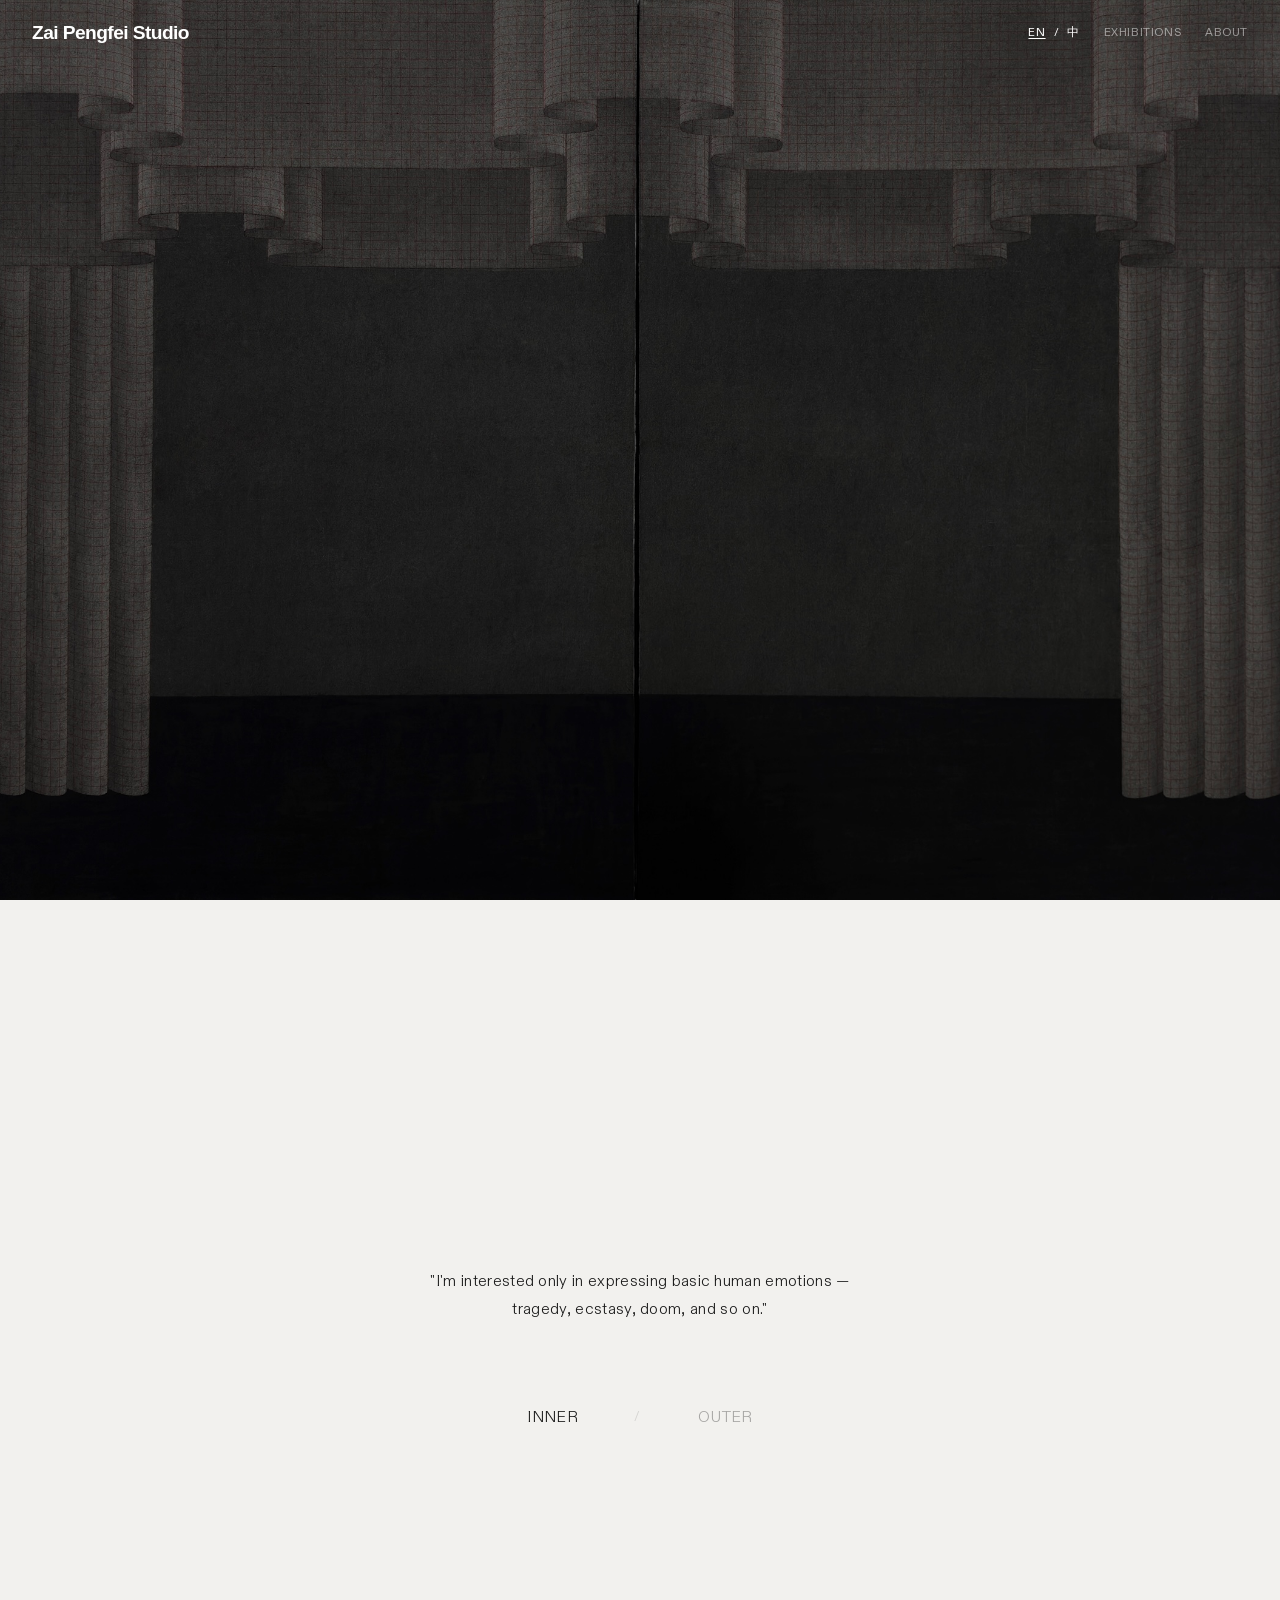
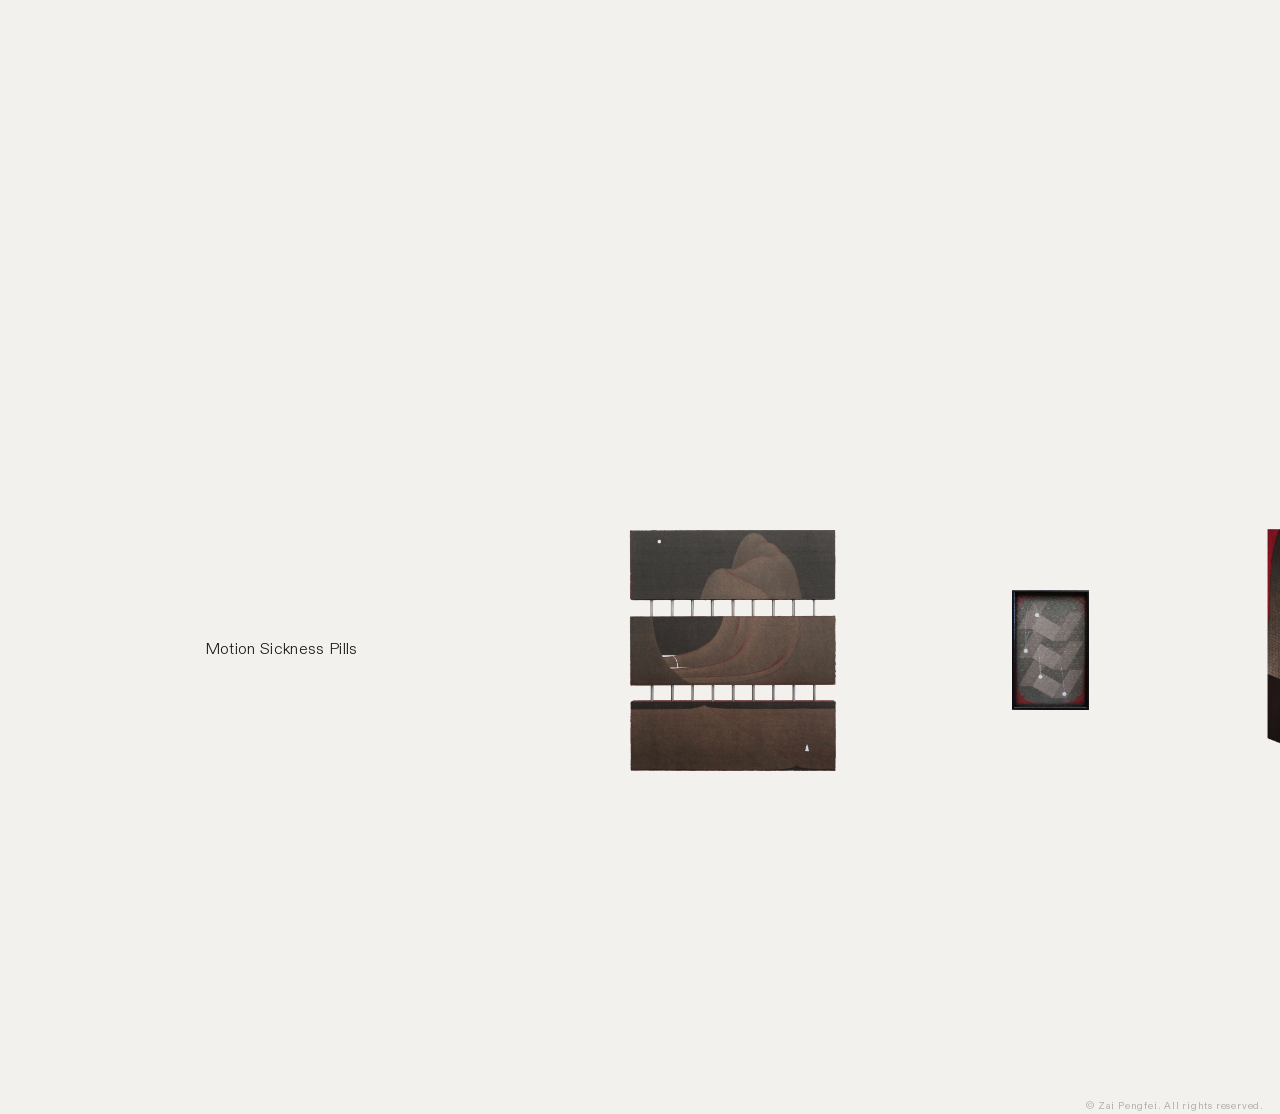
<file: index.html>
<!DOCTYPE html>
<html lang="en">
<head>
  <meta charset="utf-8" />
  <meta name="viewport" content="width=device-width, initial-scale=1, shrink-to-fit=no" />
  <title>Zai Pengfei</title>
  <meta name="description" content="Zai Pengfei — artist based in Shanghai. Works & archive." />
  <link rel="stylesheet" href="assets/fonts/fonts.css" />
  <style>
    :root {
      --bg: #ffffff;
      --fg: rgba(0, 0, 0, 0.9);
      --fg-soft: rgba(0, 0, 0, 0.6);
      --fg-muted: rgba(0, 0, 0, 0.3);
      --border: rgba(0, 0, 0, 0.08);
      --surface: #ffffff;
      --pad: 1rem;
      --viewport-height: 100dvh;
    }

    *, *::before, *::after { box-sizing: border-box; }
    html { scroll-behavior: smooth; }
    html, body { margin: 0; padding: 0; background: var(--bg); color: var(--fg); overflow-x: hidden; }
    body {
      font-family: "Diatype Variable", "Helvetica", sans-serif;
      font-size: 0.88rem;
      font-weight: 350;
      line-height: 1.6;
      letter-spacing: 0.03em;
      -webkit-font-smoothing: antialiased;
      text-rendering: optimizeLegibility;
    }

    .site-nav {
      position: fixed;
      top: 0; left: 0; right: 0;
      z-index: 100;
      display: flex;
      justify-content: space-between;
      align-items: flex-start;
      padding: 1.5rem 2rem;
      pointer-events: none;
    }
    .site-nav > * { pointer-events: auto; }
    .nav-left, .nav-right {
      display: flex;
      flex-direction: row;
      align-items: center;
      gap: 1.5rem;
    }
    .nav-left { gap: 0.2rem; }
    .nav-right a, .lang-toggle {
      font-family: "Diatype Mono Variable", monospace;
      font-size: 0.72rem;
      font-weight: 400;
      color: var(--fg);
      text-transform: uppercase;
      letter-spacing: 0.05em;
      text-decoration: none;
      transition: opacity 0.3s ease, color 0.4s ease;
    }
    .nav-right a:hover { opacity: 1 !important; }
    .nav-left span, .nav-left a {
      font-family: "Helvetica Neue", "Helvetica", "Arial", sans-serif;
      font-size: clamp(1.05rem, 1.5vw, 1.25rem);
      font-weight: 600;
      letter-spacing: -0.03em;
      line-height: 1;
      color: #000000;
      transform: translateY(-1px);
      transition: color 0.4s ease;
    }
    .nav-brand {
      text-decoration: none;
    }
    .lang-toggle {
      cursor: pointer;
      display: flex;
      gap: 0.5rem;
    }
    .lang-toggle span.is-active {
      text-decoration: underline;
      text-underline-offset: 2px;
    }
    .lang-toggle span:hover { opacity: 0.6; }

    /* Hero section */
    .hero-view {
      height: 100vh;
      height: 100dvh; /* mobile browser chrome-safe */
      width: 100vw;
      width: 100dvw;
      display: flex;
      flex-direction: column;
      justify-content: center;
      align-items: center;
      position: relative;
      padding: 0;
      overflow: hidden;
    }
    .hero-single {
      width: 100%;
      height: 100%;
      display: flex;
      align-items: center;
      justify-content: center;
      position: relative;
      z-index: 1;
      cursor: none; /* Hide default cursor only here */
    }
    .hero-single img {
      width: 100%;
      height: 100%;
      object-fit: cover;
      pointer-events: none;
    }
    .hero-canvas {
      position: absolute;
      inset: 0;
      width: 100%;
      height: 100%;
      pointer-events: none;
      mix-blend-mode: difference;
      z-index: 2;
    }

    /* Custom Cursor */
    .cursor-dot {
      width: 30px;
      height: 30px;
      background-color: #ffffff;
      border-radius: 50%;
      position: fixed;
      top: 0;
      left: 0;
      pointer-events: none;
      z-index: 9999;
      mix-blend-mode: difference;
      transition: opacity 0.3s ease;
      transform: translate(-50%, -50%);
      opacity: 0;
    }

    /* Header dynamic color */
    .site-nav.is-on-hero .nav-left span,
    .site-nav.is-on-hero .nav-left a,
    .site-nav.is-on-hero .nav-right a,
    .site-nav.is-on-hero .lang-toggle {
      color: #ffffff;
    }
    .site-nav.is-on-hero .lang-toggle span {
      color: #ffffff;
    }

    /* overlay - full screen experience */
    .overlay-root {
      position: fixed;
      inset: 0;
      z-index: 200;
      background: var(--bg);
      opacity: 0;
      visibility: hidden;
      transition: opacity 0.6s cubic-bezier(0.4, 0, 0.2, 1), visibility 0.6s;
      overflow-y: auto;
    }
    .overlay-root.is-open {
      opacity: 1;
      visibility: visible;
    }
    .overlay-container {
      max-width: 85rem;
      margin: 0 auto;
      padding: 7rem 2rem;
    }
    .overlay-head {
      position: fixed;
      top: 1.5rem; left: 2rem; right: 2rem;
      display: flex;
      align-items: center;
      justify-content: flex-end;
      gap: 1.5rem;
      z-index: 210;
    }
    .lang-toggle-overlay {
      font-size: 0.72rem;
      color: var(--fg);
    }
    .overlay-close {
      font-family: "Diatype Mono Variable", monospace;
      font-size: 0.6rem;
      text-transform: uppercase;
      letter-spacing: 0.1em;
      color: var(--fg-muted);
      cursor: pointer;
      transition: opacity 0.3s ease;
      background: none;
      border: none;
      padding: 0;
    }
    .overlay-close:hover { opacity: 1; color: var(--fg); }

    .overlay-content {
      display: flex;
      flex-direction: column;
      gap: 2rem;
    }
    .work-item {
      display: flex;
      flex-direction: column;
      align-items: center;
      text-align: center;
    }
    .work-item-images {
      width: 100%;
      margin-bottom: 2rem;
      display: flex;
      flex-direction: column;
      align-items: center;
      gap: 2.5rem;
    }
    .work-item-images img {
      max-width: 100%;
      max-height: 55vh;
      object-fit: contain;
      display: block;
    }
    .work-item-figure {
      margin: 0;
      width: 100%;
      display: flex;
      flex-direction: column;
      align-items: center;
      gap: 0.6rem;
    }
    .work-item-figure img {
      max-width: 100%;
      max-height: 55vh;
      object-fit: contain;
      display: block;
    }
    .work-item-figure figcaption {
      text-align: left;
      width: fit-content;
      max-width: 100%;
    }
    .work-item-figure .figure-title {
      font-family: "Diatype Variable", sans-serif;
      font-size: 0.82rem;
      font-weight: 450;
      letter-spacing: -0.01em;
      color: var(--fg);
    }
    .work-item-figure .figure-meta {
      font-family: "Diatype Mono Variable", monospace;
      font-size: 0.62rem;
      line-height: 1.8;
      text-transform: uppercase;
      color: var(--fg-muted);
      margin-top: 0.15rem;
    }
    .work-item-meta {
      font-family: "Diatype Variable", sans-serif;
      font-size: 0.7rem;
      line-height: 1.8;
      color: var(--fg-soft);
      letter-spacing: 0.04em;
    }

    /* Mixed Gallery Layout */
    /* Language Toggle Visibility */
    html[lang="en"] .lang-zh { display: none !important; }
    html[lang="zh-CN"] .lang-en { display: none !important; }

    /* White-cube gallery hall — the whole Inner section is one wall:
       intro wall (full viewport) + gallery wall, same colour down to baseboard */
    .hall-room {
      position: relative;
      z-index: 0;
      background-color: #f2f1ee;
    }

    /* Wall photo pinned to the viewport: keeps its true proportions on
       every screen (position:fixed works on iOS too, unlike
       background-attachment:fixed). Content scrolls over it. */
    .hall-bg {
      position: fixed;
      inset: 0;
      z-index: -1;
      background-color: #f2f1ee;
      background-image: url("assets/images-web/beijing.jpg");
      background-size: cover;
      background-position: center center;
      background-repeat: no-repeat;
      pointer-events: none;
    }

    /* Section switch — quiet selector under the quote.
       Two words, generous tracking, active vs inactive only. */
    .hall-switch {
      margin-top: 5rem;
      display: flex;
      align-items: center;
      gap: 3.5rem;
      font-family: "Diatype Variable", sans-serif;
      font-size: 0.85rem;
      font-weight: 350;
      letter-spacing: 0.14em;
      text-transform: uppercase;
      color: var(--fg);
    }
    .hall-switch-btn {
      background: none;
      border: none;
      padding: 0;
      cursor: pointer;
      font-family: inherit;
      font-size: inherit;
      font-weight: inherit;
      letter-spacing: inherit;
      text-transform: inherit;
      color: var(--fg);
      opacity: 0.35;
      transition: opacity 0.3s ease;
    }
    .hall-switch-btn:hover { opacity: 0.8; }
    .hall-switch-btn.is-active { opacity: 1; }
    .hall-switch-sep {
      color: var(--fg-muted);
      opacity: 0.4;
    }

    /* Quote band between hero and the gallery wall — same wall colour,
       so the background switches only once (dark hero → wall).
       Full viewport: a whole screen of whitespace with only the quote. */
    .hall-quote {
      display: flex;
      flex-direction: column;
      align-items: center;
      justify-content: center;
      text-align: center;
      min-height: 100vh;
      min-height: 100dvh;
      padding: 8rem 2rem;
    }
    .hall-quote .lang-en {
      font-family: "Diatype Variable", sans-serif;
      font-size: 1rem;
      font-weight: 300;
      line-height: 1.75;
      letter-spacing: 0.02em;
      color: var(--fg);
      max-width: 40rem;
    }
    .hall-quote .lang-zh {
      font-family: "Diatype Variable", sans-serif;
      font-size: 0.8rem;
      font-weight: 350;
      line-height: 2;
      letter-spacing: 0.08em;
      color: var(--fg-soft);
      margin-top: 1.2rem;
      max-width: 30rem;
    }

    /* Fixed two-line break on wide screens; on narrow screens the spans
       flow naturally (no odd forced breaks) */
    .hall-quote .quote-a { display: block; }
    .hall-quote .quote-b { display: inline; }

    /* Wall text hung on the same wall as the works (section label) */
    .gallery-text {
      flex: 0 0 auto;
      align-self: center;
      color: var(--fg);
    }
    .gallery-text-label {
      text-align: center;
      margin-right: 6rem;
    }
    .gallery-text-label .lang-en {
      font-family: "Diatype Variable", sans-serif;
      font-size: 1rem;
      font-weight: 300;
      line-height: 1.75;
      letter-spacing: 0.02em;
    }
    .gallery-text-label .lang-en span,
    .gallery-text-label .lang-zh span {
      display: block;
      font-family: "Diatype Variable", sans-serif;
      font-size: 1rem;
      font-weight: 300;
      line-height: 1.75;
      letter-spacing: 0.02em;
      opacity: 0.55;
      margin-top: 0.2rem;
    }
    .gallery-text-label .lang-zh {
      font-family: "Diatype Variable", sans-serif;
      font-size: 1rem;
      font-weight: 300;
      line-height: 1.75;
      letter-spacing: 0.02em;
    }
    .gallery-wall {
      position: relative;
      width: 100%;
      height: 100vh;
      height: 100dvh;
      overflow-x: auto;
      overflow-y: hidden;
      scrollbar-width: none;
      -ms-overflow-style: none;
    }
    .gallery-wall::-webkit-scrollbar { display: none; }

    /* Scroll hint on the wall — near the baseboard, bottom-right;
       appears once the wall fills the viewport, fades on interaction */
    .gallery-hint {
      position: fixed;
      bottom: calc(4rem + 35px);
      right: 1.5rem;
      z-index: 20;
      display: flex;
      align-items: center;
      gap: 0.6rem;
      pointer-events: none;
      opacity: 1;
      transition: opacity 0.5s ease;
    }
    .gallery-hint.is-hidden { opacity: 0; }
    .gallery-hint-arrow {
      font-family: "Diatype Variable", sans-serif;
      font-size: 0.6rem;
      color: var(--fg-muted);
      animation: hint-nudge 1.8s ease-in-out infinite;
    }
    .gallery-hint-label {
      font-family: "Diatype Mono Variable", monospace;
      font-size: 0.6rem;
      text-transform: uppercase;
      letter-spacing: 0.14em;
      color: var(--fg-muted);
    }
    @keyframes hint-nudge {
      0%, 100% { transform: translateX(0); }
      50% { transform: translateX(5px); }
    }

    /* Copyright sits on the wall, bottom-right — no separate white band */
    .hall-footer {
      padding: 0 1rem 0 2rem;
      line-height: 1.4;
      text-align: right;
      font-family: "Diatype Mono Variable", monospace;
      font-size: 0.62rem;
      letter-spacing: 0.08em;
      color: var(--fg-muted);
    }
    .gallery-track {
      position: relative;
      display: flex;
      align-items: center;
      justify-content: center;
      gap: 10.8rem;
      height: 100%;
      width: max-content;
      padding: 0 16vw;
    }
    .gallery-piece {
      flex: 0 0 auto;
      cursor: pointer;
      transition: opacity 0.3s ease, transform 0.3s ease;
      z-index: 1;
      display: flex;
      flex-direction: column;
      align-items: center;
    }
    .gallery-piece:hover { opacity: 0.85; transform: translateY(-4px); }
    .gallery-piece img {
      display: block;
      object-fit: contain;
    }
    /* caption under a piece — quiet museum label, centred on the image */
    .gallery-caption {
      margin-top: 1.2rem;
      width: 100%;
      text-align: center;
      font-family: "Diatype Mono Variable", monospace;
      font-size: 0.62rem;
      letter-spacing: 0.08em;
      line-height: 1.6;
      color: var(--fg-muted);
    }
    .gallery-caption span { display: block; }

    /* lightbox */
    .lightbox {
      position: fixed;
      inset: 0;
      z-index: 60;
      background: rgba(255, 255, 255, 0.4);
      backdrop-filter: blur(2rem);
      -webkit-backdrop-filter: blur(2rem);
      display: none;
      align-items: center;
      justify-content: center;
      padding: 1.5rem;
      cursor: zoom-out;
    }
    .lightbox.is-open { display: flex; }
    .lightbox img {
      max-width: min(92vw, 56rem);
      max-height: 88vh;
      object-fit: contain;
      box-shadow: 0 8px 40px rgba(0,0,0,0.12);
    }

    @media (max-width: 820px) {
      .nav-right { gap: 0.85rem; font-size: 0.95rem; }

      /* tighten the oversized fixed spacing */
      .hall-quote { min-height: 100vh; min-height: 100dvh; padding: 5rem 1.5rem; }
      .hall-quote .lang-en { font-size: 0.95rem; }
      .hall-quote .lang-zh { font-size: 0.78rem; }
      .hall-switch { margin-top: 3rem; gap: 2.5rem; font-size: 0.8rem; }
      /* narrow screens: quote stays split at the dash (a on line 1, b on line 2) */
      .hall-quote .quote-a { display: block; }
      .hall-quote .quote-b { display: inline; }
      .overlay-container { padding: 7rem 1.25rem; }
      .overlay-content { gap: 1.5rem; }

      /* gallery wall — full viewport on phones */
      .gallery-wall {
        height: 100vh;
        height: 100dvh;
      }
      .gallery-track {
        gap: 5.4rem;
        padding: 0 30vw;
      }
      .gallery-piece img {
        max-width: 82vw;
        max-height: 58vh;
      }
      /* raise hint & copyright off the very edge on mobile */
      .gallery-hint { bottom: calc(4rem + 45px); }
      .hall-footer { padding: 0 1rem 10px 2rem; }
    }

    @media (max-width: 480px) {
      /* compact nav on small phones */
      .site-nav { padding: 1rem 1.25rem; }
      .nav-right { gap: 0.7rem; }
      .nav-right a { font-size: 0.68rem; }
      .hall-quote { min-height: 100vh; min-height: 100dvh; padding: 4rem 1.25rem; }
      .hall-quote .lang-en { font-size: 0.9rem; }
      .hall-quote .lang-zh { font-size: 0.75rem; }
      .gallery-wall { height: 100vh; height: 100dvh; }
      .gallery-track { gap: 4.8rem; padding: 0 34vw; }
      .gallery-piece img {
        max-width: 80vw;
        max-height: 52vh;
      }
    }

    /* image protection */
    img {
      -webkit-user-drag: none;
      user-select: none;
      -webkit-user-select: none;
      -webkit-touch-callout: none;
      -webkit-tap-highlight-color: transparent;
    }
  </style>
</head>
<body>
  <header class="site-nav" data-od-id="site-nav">
    <div class="nav-left">
      <a href="index.html" id="nav-desc" class="nav-brand">Zai Pengfei Studio</a>
    </div>
    <nav class="nav-right" data-od-id="nav-links">
      <div class="lang-toggle" id="lang-toggle">
        <span data-lang="en" class="is-active">EN</span>
        <span>/</span>
        <span data-lang="zh">中</span>
      </div>
      <a href="exhibitions.html" style="opacity: 0.5;">EXHIBITIONS</a>
      <a href="about.html" style="opacity: 0.5;">ABOUT</a>
    </nav>
  </header>

  <main>
    <section id="view-home" data-od-id="home-page">
      <div class="hero-view">
        <div class="hero-single">
          <img src="assets/images/works/111.jpg" alt="Hero">
          <canvas class="hero-canvas" id="hero-canvas" aria-hidden="true"></canvas>
        </div>
      </div>
      <div class="cursor-dot" id="cursor-dot"></div>


      <div class="gallery-preview">
        <div class="hall-room">
          <div class="hall-bg" aria-hidden="true"></div>
          <div class="hall-quote">
            <div class="lang-en"><span class="quote-a">"I'm interested only in expressing basic human emotions —</span><span class="quote-b">tragedy, ecstasy, doom, and so on."</span></div>
            <div class="lang-zh"><span class="quote-a">"我感兴趣的只在于表达基本的人类情感——</span><span class="quote-b">悲剧、狂喜、厄运等等。"</span></div>
            <div class="hall-switch">
              <button type="button" class="hall-switch-btn is-active" data-view="inner">
                <span class="lang-en">Inner</span><span class="lang-zh">内篇</span>
              </button>
              <span class="hall-switch-sep" aria-hidden="true">/</span>
              <button type="button" class="hall-switch-btn" data-view="outer">
                <span class="lang-en">Outer</span><span class="lang-zh">外篇</span>
              </button>
            </div>
          </div>
          <div class="gallery-wall" id="inner-gallery" aria-label="Gallery"></div>
          <div class="gallery-hint" id="gallery-hint" aria-hidden="true">
            <span class="gallery-hint-arrow">→</span>
            <span class="gallery-hint-label">
              <span class="lang-en">scroll</span><span class="lang-zh">滑动</span>
            </span>
          </div>
          <div class="hall-footer">© Zai Pengfei. All rights reserved.</div>
        </div>
      </div>
    </section>
  </main>

  <div class="overlay-root" id="overlay-root" data-od-id="project-overlay" aria-hidden="true">
    <div class="overlay-head">
      <button type="button" class="overlay-close" id="overlay-close" aria-label="关闭" data-od-id="overlay-close">CLOSE</button>
      <div class="lang-toggle lang-toggle-overlay" id="lang-toggle-overlay">
        <span data-lang="en" class="is-active">EN</span>
        <span>/</span>
        <span data-lang="zh">中</span>
      </div>
    </div>
    <div class="overlay-container">
      <article class="overlay-content" id="overlay-card"></article>
    </div>
  </div>

  <div class="lightbox" id="lightbox" data-od-id="lightbox" aria-hidden="true">
    <img id="lightbox-img" alt="" />
  </div>

  <script>
    const TWEAK_DEFAULTS = /*EDITMODE-BEGIN*/{
      "brandName": "Zai Pengfei"
    }/*EDITMODE-END*/;

    let CURRENT_LANG = "en"; // Default to English

    const SITE = {
      brand: {
        name: "Zai Pengfei",
        displayName: "Zai Pengfei",
        email: "zai.p.f1994@gmail.com",
        bioZh: "宰鹏飞\n生于1994，扬州，中国。现居上海。\n2019年毕业于奥斯陆Rønningen folkehøgskoley艺术专业。\n2017年毕业于云南大学艺术与设计学院绘画系第二工作室。\n\n个展：\n2026\n虚空行驶，Vanguard Gallery，上海（双个展）\n2024\n平均律，百空间，上海\n时间织体，仚東堂，北京\n2023\n从“崩溃开始”到“晕车药”，HEYAN'ER GALLRY，上海\n2020\n无物，TCG诺地卡，昆明\n\n部分展览：\n2026\n巴塞尔艺术展，Vanguard Gallery，香港\n所多玛一百二十天，南柯画廊，上海\n无住，DOSE画廊，上海\n收束与回声，韵美术馆，云南\n2025\n轻功，Vanguard Gallery，上海\n幻醒，宁波美术馆，宁波\n大断裂：末世未来考古学，杭州中心美术馆，杭州\n2024\n相似游戏，DOSE画廊，上海\n离析，一起画廊，合肥\n出发层，Third Street Gallery，上海\n即兴判断，木曦画廊，上海\n2023\n动态刷新，四川美术学院美术馆，重庆\n浮于海，ATTN关注画廊，广州\n风景后，CGK昆明当代美术馆，昆明\n2022\n对白驻留艺术家双个展，泰艺术中心，上海\n一隅三生2022草场地青年艺术家群展，北京草场地，北京\n2019\n创造，Røna，奥斯陆\n2017\n11+1艺术展，TCG诺地卡，昆明\n2016\n中国南亚东南亚国际美术展，云南省美术馆，昆明",
        bioEn: "Zai Pengfei\nBorn in 1994, Yangzhou, China. Live in Shanghai.\nGraduated from Rønningen folkehøgskole in Oslo, in 2019.\nGraduated from the college of art and design of Yunnan university, in 2017.\n\nSolo Exhibitions：\n2026\nDriving in the Void, Vanguard Gallery, Shanghai\n2024\nEqual Temperament, Baiwork, Shanghai\nThe Texture of Time, SANTO HALL, Beijing\n2023\nWhen The Crash Happened & Motion Sickness Pills, HEYAN'ER GALLRY, Shanghai\n2020\nEmpty World, TCG Nordic, Kunming\n\nSelect Exhibitions：\n2026\nArtBasel, Vanguard Gallery, Hongkong\n120 DAYS OF SODOM，Nan Ke Gallery，Shanghai\nDwelling Nowhere, DOSE Gallery, Shanghai\nCONVERGENCE AND ECHO，YUN Museum，Yunnan\n2025\nKongfu Ligntness，Vanguard Gallery，Shanghai\nA False Awakening, Ningbo Museum of Art, Ningbo\nArchaeologist, Central Art Museum, Hangzhou\n2024\nResemblance Game, DOSE Gallery, Shanghai\nDissociation-analysis, Together Gallery, Hefei\nDeparture Level, Third Street Gallery, Shanghai\nINTUITION, MOODSEA Gallery, Shanghai\n2023\nDYNAMIC REFRESH, Art Museum of Sichuan Fine Arts Institute, Chongqing\nADTIFT, ATTN GALLERY, Guangzhou\nAfter Land-scape, CGK, Kunming\n2022\nDialogue Art-in-Residence Double Solo Exhibition, Tai Art Center, Shanghai\nA Corner Garden With Light, Cao Chang Di International Art village, Beijing\n2019\nCreate, Røna, Oslo\n2017\n11+1 Art Exhibition, TCG Nordica, Kunming\n2016\nChina.South Asia.Southeast Asia International Art Festival, Yunnan Fine Art Museum, Kunming",
        copyright: "© ZAI PENGFEI. ALL RIGHTS RESERVED."
      },
      projects: [],
      overlays: {}
    };

    const $ = (s, r = document) => r.querySelector(s);
    const esc = (s) => String(s ?? "").replace(/[&<>"']/g, (c) => ({
      "&": "&amp;", "<": "&lt;", ">": "&gt;", '"': "&quot;", "'": "&#39;"
    }[c]));

    function applyBrand() {
      const b = SITE.brand;
      const name = TWEAK_DEFAULTS.brandName || b.displayName || b.name;
      document.title = name;
    }


    // Split a mixed "中文\n\nEnglish" field and return the part for CURRENT_LANG.
    // Groups consecutive blocks by language (zh blocks → zh version, en blocks → en version).
    function langPart(text) {
      if (!text) return "";
      const parts = String(text).split(/\n\s*\n/).map(s => s.trim()).filter(Boolean);
      if (parts.length <= 1) return text;
      const zhBlocks = [], enBlocks = [];
      for (const p of parts) {
        if (/[\u4e00-\u9fff]/.test(p)) zhBlocks.push(p);
        else if (/[A-Za-z]{2,}/.test(p)) enBlocks.push(p);
        else zhBlocks.push(p);
      }
      const zh = zhBlocks.join("\n\n"), en = enBlocks.join("\n\n");
      if (!en) return zh;
      if (!zh) return en;
      return CURRENT_LANG === "zh" ? zh : en;
    }
    // For "English / 中文" style fields — prefers explicit en/zh keys on the item
    function enZhPart(text, item, enKey, zhKey) {
      if (item) {
        const en = item[enKey], zh = item[zhKey];
        if (en && zh) return CURRENT_LANG === "zh" ? zh : en;
        if (en) return CURRENT_LANG === "zh" ? (zh || text) : en;
      }
      if (!text) return "";
      const parts = String(text).split("/").map(s => s.trim());
      if (parts.length === 1) return text;
      // assume "English / 中文"
      return CURRENT_LANG === "zh" ? parts[parts.length - 1] : parts[0];
    }

    function openOverlay(id, targetIndex = 0) {
      // defensive: keep CURRENT_LANG in sync with the document lang attribute
      const docLang = document.documentElement.getAttribute("lang");
      if (docLang === "zh-CN") CURRENT_LANG = "zh";
      else if (docLang === "en") CURRENT_LANG = "en";
      const data = SITE.overlays[id];
      if (!data) return;
      SITE.overlayKey = id;
      SITE.overlayIndex = targetIndex;
      const card = $("#overlay-card");
      // show only the selected work (one piece per screen)
      const item = (data.items || [])[targetIndex];
      if (!item) return;
      const idx = targetIndex;
      // Detail-page image list (wall overrides don't apply here unless set):
      // diapers drops its first image; sisyphus uses the transparent png.
      // Multi-item works (e.g. falling-paper: No.1 / No.2-14 / No.28-40)
      // show every item's image stacked together.
      let imgsSrc = (item.images || []).slice();
      if (id === "falling-paper") {
        imgsSrc = (data.items || []).reduce((acc, it) => acc.concat(it.images || []), []);
      }
      if (id === "diapers") imgsSrc = imgsSrc.slice(1);
      if (id === "sisyphus" && WALL_IMAGE_OVERRIDE[imgsSrc[0]]) imgsSrc[0] = WALL_IMAGE_OVERRIDE[imgsSrc[0]];
      // Driving in the Void: second image is the same photo, rotated vertical
      if (id === "driving-void") {
        imgsSrc = imgsSrc.map(s => s.endsWith("page_42_1.jpeg") ? "assets/images-web/page_42_1_vert.jpeg" : s);
      }
      const multi = imgsSrc.length > 1;
      // falling-paper: show each work as image + its own title/specs/media/year
      let imgs = "";
      if (id === "falling-paper") {
        imgs = (data.items || []).map(it => {
          const src = esc((it.images || [])[0] || "");
          const capTitle = esc(enZhPart(it.title, it, "titleEn", "title"));
          const capMeta = [
            it.specs,
            enZhPart(it.media, it, "mediaEn", "media"),
            it.year
          ].filter(Boolean).join(" · ");
          return '<figure class="work-item-figure">' +
            '<img src="' + src + '" alt="" loading="lazy" data-full="' + src + '" data-multi="1" />' +
            '<figcaption>' +
              '<div class="figure-title">' + capTitle + '</div>' +
              '<div class="figure-meta">' + esc(capMeta) + '</div>' +
            '</figcaption>' +
          '</figure>';
        }).join("");
      } else {
        imgs = imgsSrc.map((src) => 
          `<img src="${esc(src)}" alt="" loading="lazy" data-full="${esc(src)}" ${multi ? 'data-multi="1"' : ""} />`
        ).join("");
      }
      
      const metaParts = [
        enZhPart(item.title, item, "titleEn", "title"),
        item.specs,
        enZhPart(item.media, item, "mediaEn", "media"),
        item.year
      ].filter(Boolean);
      
      card.innerHTML = `
        <div class="work-item" id="item-${id}-${idx}">
          <header class="work-item-header" style="text-align: left; width: 100%; margin-bottom: 1.5rem;">
            <h1 style="font-family: 'Diatype Variable', sans-serif; font-size: 0.95rem; font-weight: 450; margin-bottom: 1rem; letter-spacing: -0.01em;">${esc(enZhPart(item.title, item, "titleEn", "title"))}</h1>
            <div style="font-family: 'Diatype Variable', sans-serif; font-size: 0.78rem; line-height: 1.7; color: var(--fg-soft); white-space: pre-line; max-width: 38rem;">${esc(langPart(item.statement))}</div>
          </header>
          
          <div class="work-item-images">${imgs}</div>
          
          ${id === "falling-paper" ? "" : `
          <footer class="work-item-meta" style="text-align: left; width: 100%; margin-top: 1rem;">
            <div style="font-family: 'Diatype Mono Variable', monospace; font-size: 0.65rem; line-height: 2; color: var(--fg-muted); text-transform: uppercase;">
              ${metaParts.slice(1).map(p => `<div>${esc(p)}</div>`).join("")}
            </div>
          </footer>
          `}
        </div>
      `;
      card.querySelectorAll("img[data-full]").forEach(img => {
        img.onclick = () => openLightbox(img.dataset.full);
      });

      // Driving in the Void: keep every image the same width as the first
      // (they are different aspect ratios, so heights may differ)
      if (id === "driving-void") {
        const imgs = card.querySelectorAll(".work-item-images img");
        const first = imgs[0];
        if (first && imgs.length > 1) {
          first.onload = () => {
            const w = first.getBoundingClientRect().width;
            imgs.forEach(img => { img.style.width = w + "px"; img.style.maxHeight = "none"; });
          };
          if (first.complete && first.naturalWidth > 0) {
            const w = first.getBoundingClientRect().width;
            imgs.forEach(img => { img.style.width = w + "px"; img.style.maxHeight = "none"; });
          }
        }
      }

      const root = $("#overlay-root");
      root.classList.add("is-open");
      root.setAttribute("aria-hidden", "false");
      document.body.style.overflow = "hidden";
      
      // Scroll to target item (usually at top already for a single piece)
      setTimeout(() => {
        const target = $(`#item-${id}-${idx}`);
        if (target) {
          target.scrollIntoView({ behavior: 'auto', block: 'start' });
        }
      }, 50);

      history.replaceState(null, "", "#" + id);
    }

    function closeOverlay() {
      const root = $("#overlay-root");
      root.classList.remove("is-open");
      root.setAttribute("aria-hidden", "true");
      document.body.style.overflow = "";
      history.replaceState(null, "", "#home");
    }

    function openLightbox(src) {
      $("#lightbox-img").src = src;
      $("#lightbox").classList.add("is-open");
    }
    function closeLightbox() {
      $("#lightbox").classList.remove("is-open");
    }

    // ---- White-cube gallery (inner works at real scale) ----
    // Parse "75 × 50 cm × 3" → [75, 50]; falls back to null.
    function parseSpecs(specs) {
      if (!specs) return null;
      const m = String(specs).match(/(\d+(?:\.\d+)?)\s*[×xX]\s*(\d+(?:\.\d+)?)/);
      if (!m) return null;
      return [parseFloat(m[1]), parseFloat(m[2])];
    }

    // Number of panels: trailing "× N" (after "cm") means N panels joined.
    function specCopies(specs) {
      if (!specs) return 1;
      const m = String(specs).match(/cm\s*[×xX]\s*(\d+)\s*$/i);
      return m ? parseInt(m[1], 10) : 1;
    }

    // Preload every image once to learn its true aspect ratio, so the
    // wall shows works in their real orientation (specs text is not
    // always consistent with the actual image).
    function preloadRatios(paths) {
      const map = {};
      return Promise.all(paths.map(p => new Promise((res) => {
        const im = new Image();
        im.onload = () => { map[p] = im.naturalWidth / im.naturalHeight; res(); };
        im.onerror = () => { map[p] = null; res(); };
        im.src = p;
      }))).then(() => map);
    }

    // Per-file height scale — fine-tuning by image filename. The height is
    // multiplied by the given factor, width scales proportionally.
    // Keys use the wall-display path (after WALL_IMAGE_OVERRIDE).
    const FILE_SCALE = {
      "assets/images-web/page_06.png": 1.3,
      "assets/images-web/page_08.png": 2.0,
      "assets/images-web/page_09.png": 2.0,
      "assets/images-web/page_10_1.jpeg": 1.8,
      "assets/images-web/page_12.png": 1.5,
      "assets/images-web/page_14_1.jpeg": 1.5,
      "assets/images-web/page_20.png": 1.5,
      "assets/images-web/page_15_1.png": 1.5,
      "assets/images-web/page_45_1.png": 2.5,
      "assets/images-web/page_48_1.png": 3.5,
      "assets/images-web/page_67.png": 2.0,
      "assets/images-web/page_32_1.png": 2.0
    };

    // Per-work scale for the outer section (uniform area mode), keyed by
    // overlay id — lets a single piece stand out or recede.
    const OUTER_SCALE = {
      "a-rain": 1.5,
      "a-cup-of-water": 2.0,
      "sisyphus": 0.8,
      "diapers": 2.0,
      "falling-paper": 1.32
    };

    // Wall display image override — swap the file shown on the gallery wall
    // only; the overlay detail page keeps the original from site.json.
    const WALL_IMAGE_OVERRIDE = {
      "assets/images-web/page_32_1.jpeg": "assets/images-web/page_32_1.png",
      "assets/images-web/page_10.jpg": "assets/images-web/page_10_1.jpeg",
      "assets/images-web/page_43.jpg": "assets/images-web/page_43.png",
      "assets/images-web/page_23.jpeg": "assets/images-web/page_23.png",
      "assets/images-web/page_40_1.jpg": "assets/images-web/page_40_1.png",
      "assets/images-web/page_37_1.jpeg": "assets/images-web/page_38_1.jpeg"
    };

    // Build one piece: shape comes from the real image ratio, size from
    // the real area in specs — so 140×140cm clearly dwarfs a 27×27cm
    // work, and horizontal/vertical follows the photo, not the text.
    // entries: [{ key, index, it, title }] — key = overlay id to open.
    // opts.uniform: equal-area display (no real-size hierarchy);
    // opts.labels: show a small caption under each piece.
    function buildGalleryItems(entries, ratios, wallPx, baseMaxArea, opts = {}) {
      const info = entries.map(({ key, index, it, title }) => {
        const dims = parseSpecs(it.specs);
        const copies = specCopies(it.specs);
        const raw = (it.images && it.images[0]) ? it.images[0] : "";
        const src = WALL_IMAGE_OVERRIDE[raw] || raw;
        const area = dims ? dims[0] * dims[1] * copies : 0;
        const ratio = ratios[src] || (dims ? dims[0] / dims[1] : 1);
        return { key, index, it, title, dims, area, ratio, src };
      });
      // shared scale across inner & outer so their works read at the
      // same physical size; baseMaxArea comes from the largest work overall
      const maxArea = baseMaxArea || Math.max.apply(null, info.map(x => x.area).concat(1));
      // the largest work's height ≈ wall height; others scale by area
      const pxPerSide = wallPx / Math.sqrt(maxArea);
      return info.map(({ key, index, it, title, dims, area, ratio, src }) => {
        let wPx = 240, hPx = 300; // fallback for unparsable specs
        if (opts.uniform) {
          // equal area for every work, keep each image's own aspect ratio;
          // per-work OUTER_SCALE lets a single piece stand out or recede
          const s = OUTER_SCALE[key] || 1;
          const side = wallPx * 0.5 * s;
          wPx = side * Math.sqrt(ratio);
          hPx = side / Math.sqrt(ratio);
          const k = Math.min(1, wallPx / Math.max(wPx, hPx));
          wPx = Math.max(60, wPx * k);
          hPx = Math.max(60, hPx * k);
        } else if (dims && area > 0) {
          const side = Math.sqrt(area) * pxPerSide;
          // guard: never let a work exceed the wall height
          const k = Math.min(1, wallPx / Math.max(side * Math.sqrt(ratio), side / Math.sqrt(ratio)));
          wPx = Math.max(44, side * Math.sqrt(ratio) * k);
          hPx = Math.max(44, side / Math.sqrt(ratio) * k);
        }
        // per-file fine-tuning: scale height, keep aspect ratio
        const f = FILE_SCALE[src];
        if (f && !opts.uniform) {
          // guard: never let a scaled work exceed the wall in either dimension
          const noWidthCap = (src === "assets/images-web/page_67.png" || src === "assets/images-web/page_32_1.png");
          const k2 = noWidthCap ? Math.min(1, wallPx / (hPx * f)) : Math.min(1, wallPx / (hPx * f), wallPx / (wPx * f));
          hPx *= f * k2;
          wPx *= f * k2;
        }
        const pieceTitle = title || enZhPart(it.title, it, "titleEn", "title");
        const caption = opts.labels ? captionHtml(pieceTitle) : "";
        return `
          <div class="gallery-piece" data-overlay="${esc(key)}" data-index="${index}">
            <img loading="lazy" decoding="async" src="${esc(src)}" alt="${esc(pieceTitle)}"
                 style="width:${Math.round(wPx)}px; height:${Math.round(hPx)}px;" />
            ${caption}
          </div>`;
      });
    }

    // Split a bilingual title ("A Rain (一场雨)" or "A Rain / 一场雨")
    // into both language spans (CSS picks the active one).
    function captionHtml(text) {
      if (!text) return "";
      let en = "", zh = "";
      const paren = String(text).match(/^(.*?)[（(]([^（）()]*)[)）]\s*$/);
      if (paren) {
        en = paren[1].trim();
        zh = paren[2].trim();
      } else {
        const parts = String(text).split("/").map(s => s.trim()).filter(Boolean);
        en = parts[0] || "";
        zh = parts[1] || "";
      }
      if (!zh) { en = text.trim(); zh = ""; }
      return `<div class="gallery-caption"><span class="lang-en">${esc(en)}</span>${zh ? `<span class="lang-zh">${esc(zh)}</span>` : ""}</div>`;
    }

    // Wall text hung on the same wall, before the works: the section label
    function wallTextHtml(view) {
      if (view === "outer") {
        return `
          <div class="gallery-text gallery-text-label">
            <div class="lang-en">investigate things and extend knowledge</div>
            <div class="lang-zh">《格物致知》</div>
          </div>`;
      }
      return `
        <div class="gallery-text gallery-text-label">
          <div class="lang-en">Motion Sickness Pills</div>
          <div class="lang-zh">《晕车药》</div>
        </div>`;
    }

    const INNER_KEY = "motion-sickness-pills";
    const OUTER_KEYS = ["a-rain", "a-cup-of-water", "falling-paper", "sisyphus", "driving-void", "diapers"];
    let CURRENT_VIEW = "inner";

    async function renderGallery(view = CURRENT_VIEW) {
      const gallery = $("#inner-gallery");
      if (!gallery) return;
      let entries = [];
      let opts = {};
      if (view === "outer") {
        // each outer project = one piece; equal area + a caption,
        // so the section reads balanced rather than real-scale
        opts = { uniform: true, labels: true };
        OUTER_KEYS.forEach(key => {
          const ov = SITE.overlays[key];
          if (ov && ov.items && ov.items[0]) {
            entries.push({ key, index: 0, it: ov.items[0], title: ov.title });
          }
        });
      } else {
        const ov = SITE.overlays[INNER_KEY];
        ((ov && ov.items) || []).forEach((it, idx) => entries.push({ key: INNER_KEY, index: idx, it }));
      }
      const srcs = entries.map(e => {
        const raw = (e.it.images && e.it.images[0]) ? e.it.images[0] : "";
        return WALL_IMAGE_OVERRIDE[raw] || raw;
      }).filter(Boolean);
      const ratios = await preloadRatios(srcs);
      const wallPx = Math.round((window.innerHeight || 900) * 0.55);
      // Shared scale: the inner series' largest work (140×140cm) fills the
      // wall; the outer works scale on the same ruler so both sections read
      // at the same physical size. Oversized works are capped by wall height.
      const baseMaxArea = 19600;
      const html = buildGalleryItems(entries, ratios, wallPx, baseMaxArea, opts);
      gallery.innerHTML = `<div class="gallery-track">${wallTextHtml(view)}${html.join("")}</div>`;
      gallery.scrollLeft = 0;
      CURRENT_VIEW = view;
      // sync the switch marker
      document.querySelectorAll(".hall-switch-btn").forEach(btn => {
        btn.classList.toggle("is-active", btn.dataset.view === view);
      });
      initGalleryHint(gallery);
    }

    // Scroll hint: visible only while the wall is on screen, there is more
    // wall to the right, and the visitor hasn't scrolled yet.
    function initGalleryHint(gallery) {
      const hint = $("#gallery-hint");
      if (!hint) return;
      const update = () => {
        const overflows = gallery.scrollWidth > gallery.clientWidth + 1;
        const scrolled = gallery.scrollLeft > 2;
        const r = gallery.getBoundingClientRect();
        // show only once the wall has filled most of the viewport
        const onScreen = r.top < window.innerHeight * 0.5 && r.bottom > 0;
        hint.classList.toggle("is-hidden", !overflows || scrolled || !onScreen);
      };
      gallery.removeEventListener("scroll", update);
      gallery.addEventListener("scroll", update, { passive: true });
      window.removeEventListener("resize", update);
      window.addEventListener("resize", update);
      window.removeEventListener("scroll", update, true);
      window.addEventListener("scroll", update, { passive: true, capture: true });
      // images load lazily and change scrollWidth — poll until they settle
      let tries = 0;
      const poll = () => {
        update();
        const imgs = gallery.querySelectorAll("img");
        const done = Array.from(imgs).every(img => img.complete && img.naturalWidth > 0);
        if (!done && tries < 40) { tries++; setTimeout(poll, 250); }
      };
      requestAnimationFrame(poll);
      setTimeout(poll, 500);
    }

    function routeFromHash() {
      const h = (location.hash || "#home").slice(1);
      if (h === "inner" || h === "outer") {
        if (h !== CURRENT_VIEW) renderGallery(h);
        return;
      }
      if (SITE.overlays[h]) {
        openOverlay(h);
      }
    }

    function bindLangToggle() {
      const toggles = [$("#lang-toggle"), $("#lang-toggle-overlay")].filter(Boolean);
      toggles.forEach(toggle => {
        toggle.onclick = (e) => {
          const lang = e.target.dataset.lang;
          if (!lang) return;
          setLanguage(lang);
        };
      });
    }

    function setLanguage(lang) {
      if (lang !== "en" && lang !== "zh") return;
      CURRENT_LANG = lang;
      try { localStorage.setItem("zpf-lang", lang); } catch (_) {}
      document.documentElement.setAttribute('lang', lang === 'zh' ? 'zh-CN' : 'en');
      // sync active state on every toggle (nav + overlay)
      [$("#lang-toggle"), $("#lang-toggle-overlay")].forEach(t => {
        if (t) t.querySelectorAll("span").forEach(s => s.classList.toggle("is-active", s.dataset.lang === lang));
      });
      // re-render an open overlay in the new language, preserving scroll position
      const overlay = $("#overlay-root");
      if (overlay && overlay.classList.contains("is-open")) {
        const scrolled = overlay.scrollTop;
        openOverlay(SITE.overlayKey, SITE.overlayIndex);
        requestAnimationFrame(() => { overlay.scrollTop = scrolled; });
      }
    }

    function bindNav() {
      const gallery = $("#inner-gallery");
      if (gallery) {
        gallery.onclick = (e) => {
          const piece = e.target.closest(".gallery-piece");
          if (piece) {
            const overlay = piece.dataset.overlay || INNER_KEY;
            const index = Number(piece.dataset.index);
            if (Number.isInteger(index) && index >= 0) {
              openOverlay(overlay, index);
            }
          }
        };
      }

      // Inner / Outer section switch — switch content and glide down to
      // the wall, unless the wall is already mostly on screen
      document.querySelectorAll(".hall-switch-btn").forEach(btn => {
        btn.onclick = () => {
          const view = btn.dataset.view;
          if (view === "inner" || view === "outer") {
            history.replaceState(null, "", "#" + view);
            renderGallery(view);
            const wall = $("#inner-gallery");
            if (wall) {
              const r = wall.getBoundingClientRect();
              const already = r.top < window.innerHeight * 0.6 && r.bottom > 0;
              if (!already) wall.scrollIntoView({ behavior: "smooth", block: "start" });
            }
          }
        };
      });

      $("#overlay-close").onclick = closeOverlay;
      $("#lightbox").onclick = closeLightbox;
      window.onhashchange = routeFromHash;
      document.onkeydown = (e) => {
        if (e.key === "Escape") {
          if ($("#lightbox").classList.contains("is-open")) closeLightbox();
          else closeOverlay();
        }
      };
    }

    function initCursor() {
      const cursor = $("#cursor-dot");
      const hero = $(".hero-single");
      let mouseX = 0, mouseY = 0;
      let ballX = 0, ballY = 0;
      let speed = 0;
      let lastX = 0, lastY = 0;
      let isOverHero = false;

      window.addEventListener("mousemove", (e) => {
        mouseX = e.clientX;
        mouseY = e.clientY;
      });

      hero.addEventListener("mouseenter", () => { isOverHero = true; });
      hero.addEventListener("mouseleave", () => { isOverHero = false; });

      function animate() {
        // Elastic following (Lerp)
        ballX += (mouseX - ballX) * 0.15;
        ballY += (mouseY - ballY) * 0.15;

        // Velocity & Direction for stretch
        const dx = ballX - lastX;
        const dy = ballY - lastY;
        speed = Math.sqrt(dx * dx + dy * dy);
        const angle = Math.atan2(dy, dx) * (180 / Math.PI);
        
        // Stretch formula
        const stretch = Math.min(speed * 0.05, 1.2);
        const scaleX = 1 + stretch;
        const scaleY = 1 - stretch * 0.5;

        // Handle visibility and transform
        cursor.style.opacity = isOverHero ? "1" : "0";
        cursor.style.transform = `translate(${ballX - 15}px, ${ballY - 15}px) rotate(${angle}deg) scale(${scaleX}, ${scaleY})`;

        lastX = ballX;
        lastY = ballY;
        requestAnimationFrame(animate);
      }
      animate();
    }

    function initHeroBounce() {
      const canvas = $("#hero-canvas");
      const hero = $(".hero-single");
      if (!canvas || !hero) return;
      const ctx = canvas.getContext("2d");

      const R = 15;             // ball radius — matches cursor dot (30px)
      const GRAVITY = 0.32;     // px / frame^2 — slower, weightier
      const BOUNCE = 0.86;      // higher = higher bounces
      const FRICTION = 0.97;    // horizontal friction on each bounce
      const REST = 0.6;         // below this vertical speed the ball settles
      const STOP_VX = 0.6;      // below this horizontal speed the ball stops on landing
      const START_VX = 2.4;     // initial rightward speed

      let W = 0, H = 0, DPR = 1;
      let ground = 0;           // ball center rests at ground - R
      let ball = null;          // { x, y, vx, vy }
      let trail = [];           // points on the dashed path — kept until next click
      let dots = [];            // beads resting at every click point
      let running = false;
      let visible = true;

      function resize() {
        const r = hero.getBoundingClientRect();
        W = Math.max(1, r.width);
        H = Math.max(1, r.height);
        DPR = Math.min(window.devicePixelRatio || 1, 2);
        canvas.width = W * DPR;
        canvas.height = H * DPR;
        ctx.setTransform(DPR, 0, 0, DPR, 0, 0);
        // ball lowest point keeps 15% of the image height above the bottom
        ground = H * 0.85;
        if (!running && trail.length > 1) draw();
      }
      resize();
      window.addEventListener("resize", resize);

      // Only animate while the hero is actually on screen
      const io = new IntersectionObserver((entries) => {
        visible = entries[0].isIntersecting;
      }, { threshold: 0.05 });
      io.observe(hero);

      function launch(x, y) {
        // fresh set: previous start bead, end ball and dash all disappear together
        dots = [{ x, y: Math.min(y, ground - R) }];
        ball = { x, y: Math.min(y, ground - R), vx: START_VX, vy: 0, bounces: 0 };
        trail = [];
        if (!running) { running = true; requestAnimationFrame(tick); }
      }

      function draw() {
        ctx.clearRect(0, 0, W, H);
        // beads resting at each click point — same size as the main ball
        ctx.fillStyle = "rgba(255,255,255,0.75)";
        for (const d of dots) {
          ctx.beginPath();
          ctx.arc(d.x, d.y, R, 0, Math.PI * 2);
          ctx.fill();
        }
        // dashed trajectory — arcs only, no straight vertical/horizontal runs
        if (trail.length > 1) {
          ctx.strokeStyle = "rgba(255,255,255,0.55)";
          ctx.lineWidth = 1.4;
          ctx.setLineDash([6, 7]);
          ctx.beginPath();
          ctx.moveTo(trail[0].x, trail[0].y);
          for (let i = 1; i < trail.length; i++) ctx.lineTo(trail[i].x, trail[i].y);
          ctx.stroke();
          ctx.setLineDash([]);
        }
        if (ball) {
          ctx.fillStyle = "rgba(255,255,255,0.92)";
          ctx.beginPath();
          ctx.arc(ball.x, ball.y, R, 0, Math.PI * 2);
          ctx.fill();
        }
      }

      function tick() {
        if (!running) return;
        if (visible && ball) {
          ball.vy += GRAVITY;
          ball.x += ball.vx;
          ball.y += ball.vy;

          // ground — bounce with decaying energy (max 4), then settle softly
          if (ball.y + R >= ground) {
            ball.y = ground - R;
            if (ball.bounces < 4 && Math.abs(ball.vy) > REST && Math.abs(ball.vx) >= STOP_VX) {
              ball.bounces++;
              // each bounce loses more energy → speed keeps slowing naturally
              const decay = BOUNCE - ball.bounces * 0.06;
              ball.vy = -ball.vy * Math.max(decay, 0.4);
              ball.vx *= FRICTION;
            } else if (Math.abs(ball.vy) > REST) {
              // soft micro-bounce after the last full bounce — eases to a stop
              ball.vy = -ball.vy * 0.22;
              ball.vx *= 0.5;
            } else {
              ball.vy = 0;
              ball.vx = 0;
            }
          }

          trail.push({ x: ball.x, y: ball.y });
        }
        draw();

        // stop once the ball is fully at rest; the drawing stays on canvas
        if (ball && ball.vy === 0 && ball.vx === 0 && ball.y + R >= ground) {
          running = false;
          return;
        }
        requestAnimationFrame(tick);
      }

      // Interaction: only the bottom 15% margin is reserved — anywhere else triggers
      hero.addEventListener("pointerdown", (e) => {
        const r = hero.getBoundingClientRect();
        const x = e.clientX - r.left;
        const y = e.clientY - r.top;
        launch(x, y);
      });
    }

    function initHeaderColor() {
      const nav = $(".site-nav");
      const hero = $(".hero-view");
      
      const observer = new IntersectionObserver((entries) => {
        entries.forEach(entry => {
          // If hero is NOT intersecting (scrolled past), remove white color
          if (entry.isIntersecting) {
            nav.classList.add("is-on-hero");
          } else {
            nav.classList.remove("is-on-hero");
          }
        });
      }, {
        // Trigger when the very top of the hero leaves the top of viewport
        threshold: 0,
        rootMargin: "-80px 0px 0px 0px" // Adjust based on header height
      });
      
      observer.observe(hero);
    }

    function initImageProtection() {
      // 1. block right-click on images (and the whole page context menu for save)
      document.addEventListener("contextmenu", (e) => {
        if (e.target.closest("img")) e.preventDefault();
      });
      // 2. block drag-to-download
      document.addEventListener("dragstart", (e) => {
        if (e.target.tagName === "IMG") e.preventDefault();
      });
      // 3. block Ctrl/Cmd+S (save page), Ctrl/Cmd+P (print), Ctrl/Cmd+U (view source)
      document.addEventListener("keydown", (e) => {
        const mod = e.ctrlKey || e.metaKey;
        if (mod && ["s", "p", "u"].includes(e.key.toLowerCase())) {
          e.preventDefault();
        }
      });
    }

    function initGalleryWheel() {
      const wall = $("#inner-gallery");
      if (!wall) return;
      // Direction-aware wheel handling:
      // - vertical (up/down, including a plain mouse wheel) scrolls the page
      // - horizontal (trackpad two-finger side swipe) travels along the wall
      wall.addEventListener("wheel", (e) => {
        if (Math.abs(e.deltaY) >= Math.abs(e.deltaX)) return;
        e.preventDefault();
        wall.scrollLeft += e.deltaX;
      }, { passive: false });
    }

    async function boot() {
      // restore remembered language before any rendering
      try {
        const saved = localStorage.getItem("zpf-lang");
        if (saved === "zh" || saved === "en") setLanguage(saved);
      } catch (_) {}
      try {
        const res = await fetch("data/site.json?v=4");
        if (res.ok) {
          const json = await res.json();
          Object.assign(SITE.brand, json.brand);
          SITE.projects = json.projects || [];
          SITE.overlays = json.overlays || {};
        }
      } catch (_) {}
      initImageProtection();
      applyBrand();
      bindLangToggle();
      initGalleryWheel();
      bindNav();
      await renderGallery("inner");
      initCursor();
      initHeroBounce();
      initHeaderColor();
      routeFromHash();
    }
    boot();
  </script>
</body>
</html>
</file>
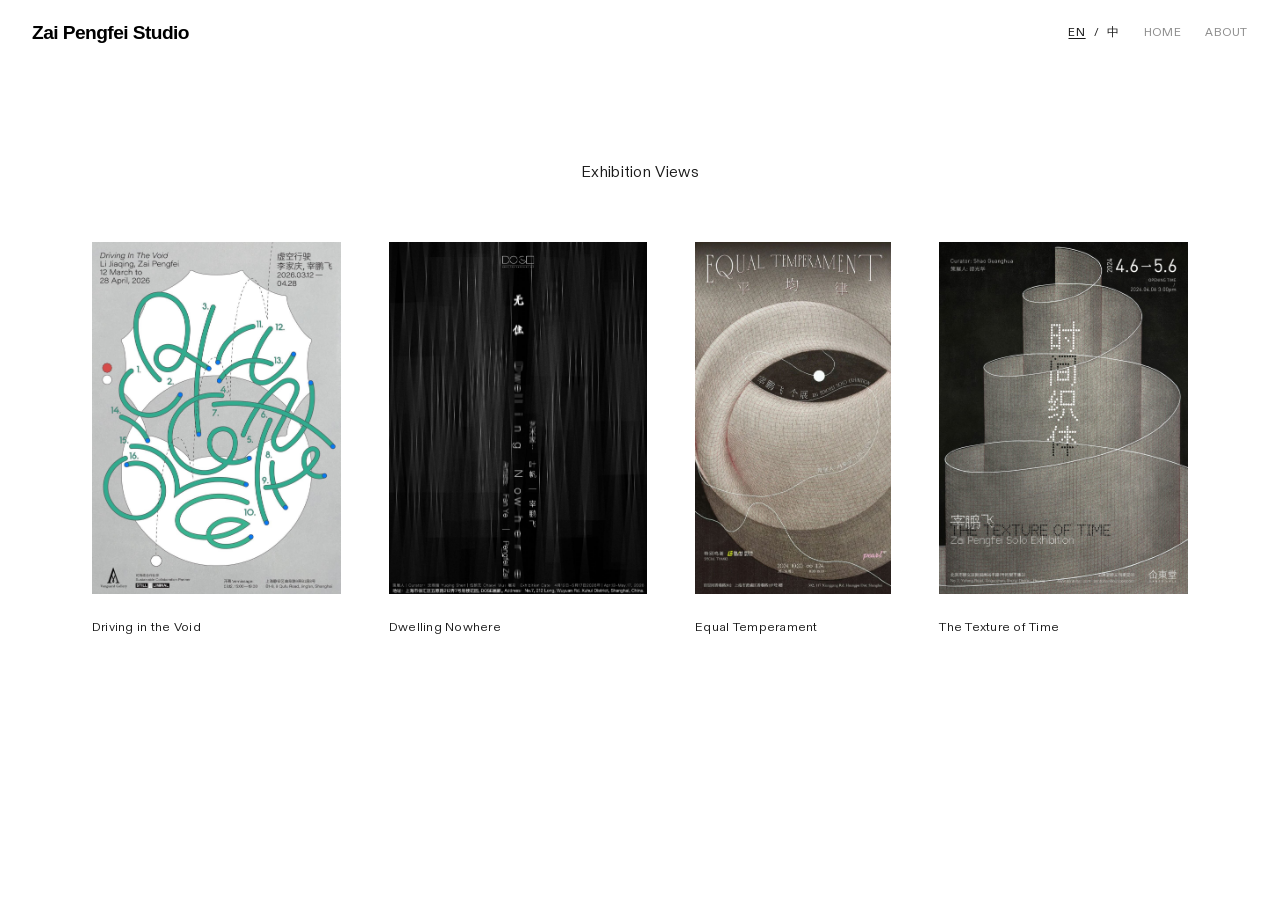
<file: exhibitions.html>
<!DOCTYPE html>
<html lang="en">
<head>
  <meta charset="utf-8" />
  <meta name="viewport" content="width=device-width, initial-scale=1, shrink-to-fit=no" />
  <title>Zai Pengfei</title>
  <meta name="description" content="Zai Pengfei — artist based in Shanghai. Works & archive." />
  <link rel="stylesheet" href="assets/fonts/fonts.css" />
  <style>
    :root {
      --bg: #ffffff;
      --fg: rgba(0, 0, 0, 0.9);
      --fg-soft: rgba(0, 0, 0, 0.6);
      --fg-muted: rgba(0, 0, 0, 0.3);
      --border: rgba(0, 0, 0, 0.08);
      --surface: #ffffff;
      --pad: 1rem;
      --viewport-height: 100dvh;
    }

    *, *::before, *::after { box-sizing: border-box; }
    html { scroll-behavior: smooth; }
    html, body { margin: 0; padding: 0; background: var(--bg); color: var(--fg); overflow-x: hidden; }
    body {
      font-family: "Diatype Variable", "Helvetica", sans-serif;
      font-size: 0.88rem;
      font-weight: 350;
      line-height: 1.6;
      letter-spacing: 0.03em;
      -webkit-font-smoothing: antialiased;
      text-rendering: optimizeLegibility;
    }

    .site-nav {
      position: fixed;
      top: 0; left: 0; right: 0;
      z-index: 100;
      display: flex;
      justify-content: space-between;
      align-items: flex-start;
      padding: 1.5rem 2rem;
      pointer-events: none;
    }
    .site-nav > * { pointer-events: auto; }
    .nav-left, .nav-right {
      display: flex;
      flex-direction: row;
      align-items: center;
      gap: 1.5rem;
    }
    .nav-left { flex-direction: column; align-items: flex-start; gap: 0.2rem; }
    .nav-right a, .lang-toggle {
      font-family: "Diatype Mono Variable", monospace;
      font-size: 0.72rem;
      font-weight: 400;
      color: var(--fg);
      text-transform: uppercase;
      letter-spacing: 0.05em;
      text-decoration: none;
      transition: opacity 0.3s ease, color 0.4s ease;
    }
    .nav-right a:hover { opacity: 1 !important; }
    .nav-left span, .nav-left a {
      font-family: "Helvetica Neue", "Helvetica", "Arial", sans-serif;
      font-size: clamp(1.05rem, 1.5vw, 1.25rem);
      font-weight: 600;
      letter-spacing: -0.03em;
      line-height: 1;
      color: #000000;
      transform: translateY(-1px);
      transition: color 0.4s ease;
    }
    .nav-brand { text-decoration: none; }
    .lang-toggle { cursor: pointer; display: flex; gap: 0.5rem; }
    .lang-toggle span.is-active { text-decoration: underline; text-underline-offset: 2px; }
    .lang-toggle span:hover { opacity: 0.6; }

    /* Language Toggle Visibility */
    html[lang="en"] .lang-zh { display: none !important; }
    html[lang="zh-CN"] .lang-en { display: none !important; }

    /* Exhibition poster wall — same pattern as the home page */
    .exh-page {
      padding: 10rem 2rem 6rem;
      width: 100%;
      max-width: 96rem;
      margin: 0 auto;
    }
    .exh-page-title {
      font-family: "Diatype Variable", "Helvetica", sans-serif;
      font-size: 1rem;
      font-weight: 350;
      letter-spacing: 0.02em;
      color: var(--fg);
      margin-bottom: 3.5rem;
      text-align: center;
    }
    .exh-posters {
      display: flex;
      flex-wrap: nowrap;
      justify-content: center;
      gap: 3rem;
    }
    .exh-poster {
      flex: 0 0 auto;
      min-width: 0;
      cursor: pointer;
      transition: opacity 0.3s ease;
    }
    .exh-poster:hover { opacity: 0.75; }
    .exh-poster img {
      display: block;
      height: 22rem;
      width: auto;
      max-width: 100%;
      object-fit: contain;
      object-position: center;
      background: var(--surface);
    }
    .exh-poster-info {
      margin-top: 1.5rem;
      font-family: "Diatype Variable", sans-serif;
      font-size: 0.8rem;
      letter-spacing: 0.02em;
      line-height: 1.5;
      color: var(--fg);
    }

    /* overlay - full screen experience (same as home) */
    .overlay-root {
      position: fixed;
      inset: 0;
      z-index: 200;
      background: var(--bg);
      opacity: 0;
      visibility: hidden;
      transition: opacity 0.6s cubic-bezier(0.4, 0, 0.2, 1), visibility 0.6s;
      overflow-y: auto;
    }
    .overlay-root.is-open { opacity: 1; visibility: visible; }
    .overlay-container { max-width: 85rem; margin: 0 auto; padding: 10rem 2rem; }
    .overlay-head {
      position: fixed;
      top: 1.5rem; left: 2rem; right: 2rem;
      display: flex;
      align-items: center;
      justify-content: flex-end;
      gap: 1.5rem;
      z-index: 210;
    }
    .lang-toggle-overlay { font-size: 0.72rem; color: var(--fg); }
    .overlay-close {
      font-family: "Diatype Mono Variable", monospace;
      font-size: 0.6rem;
      text-transform: uppercase;
      letter-spacing: 0.1em;
      color: var(--fg-muted);
      cursor: pointer;
      transition: opacity 0.3s ease;
      background: none;
      border: none;
      padding: 0;
    }
    .overlay-close:hover { opacity: 1; color: var(--fg); }
    .overlay-content { display: flex; flex-direction: column; gap: 12rem; }
    .work-item { display: flex; flex-direction: column; align-items: center; text-align: center; }
    .work-item-images { width: 100%; margin-bottom: 3rem; }
    .work-item-images img {
      max-width: 100%;
      max-height: 85vh;
      margin-bottom: 4rem;
      object-fit: contain;
      display: block;
      margin-left: auto;
      margin-right: auto;
    }
    .work-item-meta {
      font-family: "Diatype Variable", sans-serif;
      font-size: 0.7rem;
      line-height: 1.8;
      color: var(--fg-soft);
      letter-spacing: 0.04em;
    }

    /* lightbox */
    .lightbox {
      position: fixed;
      inset: 0;
      z-index: 60;
      background: rgba(255, 255, 255, 0.4);
      backdrop-filter: blur(2rem);
      -webkit-backdrop-filter: blur(2rem);
      display: none;
      align-items: center;
      justify-content: center;
      padding: 1.5rem;
      cursor: zoom-out;
    }
    .lightbox.is-open { display: flex; }
    .lightbox img {
      max-width: min(92vw, 56rem);
      max-height: 88vh;
      object-fit: contain;
      box-shadow: 0 8px 40px rgba(0,0,0,0.12);
    }

    /* site footer */
    .site-footer { padding: 10rem 2rem 1.5rem; display: flex; justify-content: flex-end; text-align: right; }
    .footer-right {
      font-family: "Diatype Mono Variable", monospace;
      font-size: 0.72rem;
      text-transform: uppercase;
      color: var(--fg);
      line-height: 1.5;
    }

    /* image protection */
    img {
      -webkit-user-drag: none;
      user-select: none;
      -webkit-user-select: none;
      -webkit-touch-callout: none;
      -webkit-tap-highlight-color: transparent;
    }

    @media (max-width: 820px) {
      .nav-right { gap: 0.85rem; font-size: 0.95rem; }
      .exh-page { padding: 6rem 1.25rem 5rem; }
      .exh-posters {
        flex-wrap: wrap;
        gap: 3.5rem 2.5rem;
      }
      /* mobile: uniform WIDTH, height follows each poster's ratio */
      .exh-poster img { width: min(14rem, 42vw); height: auto; max-width: 100%; }
      .overlay-container { padding: 7rem 1.25rem; }
      .overlay-content { gap: 6rem; }
      .site-footer { padding: 6rem 1.25rem 1.25rem; }
    }

    @media (max-width: 480px) {
      .site-nav { padding: 1rem 1.25rem; }
      .nav-right { gap: 0.7rem; }
      .nav-right a { font-size: 0.68rem; }
    }
  </style>
</head>
<body>
<header class="site-nav" data-od-id="site-nav">
    <div class="nav-left">
      <a href="index.html" id="nav-desc" class="nav-brand">Zai Pengfei Studio</a>
    </div>
    <nav class="nav-right" data-od-id="nav-links">
      <div class="lang-toggle" id="lang-toggle">
        <span data-lang="en" class="is-active">EN</span>
        <span>/</span>
        <span data-lang="zh">中</span>
      </div>
      <a href="index.html" style="opacity: 0.5;">HOME</a>
      <a href="about.html" style="opacity: 0.5;">ABOUT</a>
    </nav>
  </header>
  <main>
    <div class="exh-page">
      <div class="exh-page-title">
        <span class="lang-en">Exhibition Views</span>
        <span class="lang-zh">展览现场</span>
      </div>
      <div class="exh-posters" id="exh-posters">
        <!-- Injected from site.json -->
      </div>
    </div>
  </main>

  <div class="overlay-root" id="overlay-root" data-od-id="project-overlay" aria-hidden="true">
    <div class="overlay-head">
      <button type="button" class="overlay-close" id="overlay-close" aria-label="关闭" data-od-id="overlay-close">CLOSE</button>
      <div class="lang-toggle lang-toggle-overlay" id="lang-toggle-overlay">
        <span data-lang="en" class="is-active">EN</span>
        <span>/</span>
        <span data-lang="zh">中</span>
      </div>
    </div>
    <div class="overlay-container">
      <article class="overlay-content" id="overlay-card"></article>
    </div>
  </div>

  <div class="lightbox" id="lightbox" data-od-id="lightbox" aria-hidden="true">
    <img id="lightbox-img" alt="" />
  </div>

  <script>
    let CURRENT_LANG = "en";

    const $ = (s, r = document) => r.querySelector(s);
    const esc = (s) => String(s ?? "").replace(/[&<>"']/g, (c) => ({
      "&": "&amp;", "<": "&lt;", ">": "&gt;", '"': "&quot;", "'": "&#39;"
    }[c]));

    const SITE = { overlays: {} };

    // Split a mixed "中文\n\nEnglish" field and return the part for CURRENT_LANG.
    function langPart(text) {
      if (!text) return "";
      const parts = String(text).split(/\n\s*\n/).map(s => s.trim()).filter(Boolean);
      if (parts.length <= 1) return text;
      const zhBlocks = [], enBlocks = [];
      for (const p of parts) {
        if (/[\u4e00-\u9fff]/.test(p)) zhBlocks.push(p);
        else if (/[A-Za-z]{2,}/.test(p)) enBlocks.push(p);
        else zhBlocks.push(p);
      }
      const zh = zhBlocks.join("\n\n"), en = enBlocks.join("\n\n");
      if (!en) return zh;
      if (!zh) return en;
      return CURRENT_LANG === "zh" ? zh : en;
    }

    // "English / 中文" style fields
    function enZhPart(text) {
      if (!text) return "";
      const parts = String(text).split("/").map(s => s.trim());
      if (parts.length === 1) return text;
      return CURRENT_LANG === "zh" ? parts[parts.length - 1] : parts[0];
    }

    const EXH_KEYS = ["exh-driving-void", "exh-dwelling-nowhere", "exh-equal-temperament", "exh-texture-time"];
    const EXH_POSTERS = {
      "exh-driving-void": "assets/images-web/zl_post1_xukong.JPG",
      "exh-dwelling-nowhere": "assets/images-web/zl_post2_wuzhu.JPG",
      "exh-equal-temperament": "assets/images-web/zl_post3_pingjunlv.JPG",
      "exh-texture-time": "assets/images-web/zl_post4_shijian.JPG"
    };

    // Poster wall — one poster + name per exhibition (same as home page)
    function renderPosters() {
      const root = $("#exh-posters");
      if (!root) return;
      root.innerHTML = EXH_KEYS.map(key => {
        const ov = SITE.overlays[key];
        if (!ov || !ov.items || !ov.items[0]) return "";
        const it = ov.items[0];
        const title = enZhPart(it.title);
        const cover = EXH_POSTERS[key] || ((it.images && it.images[0]) ? it.images[0] : "");
        return `
          <div class="exh-poster" onclick="openOverlay('${esc(key)}')">
            <img loading="lazy" decoding="async" src="${esc(cover)}" alt="${esc(title)}" />
            <div class="exh-poster-info">${esc(title)}</div>
          </div>`;
      }).join("");
    }

    function openOverlay(id, targetIndex = 0) {
      const data = SITE.overlays[id];
      if (!data) return;
      SITE.overlayKey = id;
      SITE.overlayIndex = targetIndex;
      const card = $("#overlay-card");
      const itemsHtml = (data.items || []).map((item, idx) => {
        const imgs = (item.images || []).map((src) =>
          `<img src="${esc(src)}" alt="" loading="lazy" data-full="${esc(src)}" />`
        ).join("");
        const metaParts = [
          enZhPart(item.title),
          item.specs,
          enZhPart(item.media),
          item.year
        ].filter(Boolean);
        return `
          <div class="work-item" id="item-${id}-${idx}">
            <header style="text-align: left; width: 100%; margin-bottom: 8rem;">
              <h1 style="font-family: 'Diatype Variable', sans-serif; font-size: 0.95rem; font-weight: 450; margin-bottom: 2rem; letter-spacing: -0.01em;">${esc(enZhPart(item.title))}</h1>
              <div style="font-family: 'Diatype Variable', sans-serif; font-size: 0.78rem; line-height: 1.7; color: var(--fg-soft); white-space: pre-line; max-width: 38rem;">${esc(langPart(item.statement))}</div>
            </header>
            <div class="work-item-images">${imgs}</div>
            <footer class="work-item-meta" style="text-align: left; width: 100%; margin-top: 2rem;">
              <div style="font-family: 'Diatype Mono Variable', monospace; font-size: 0.65rem; line-height: 2; color: var(--fg-muted); text-transform: uppercase;">
                ${metaParts.slice(1).map(p => `<div>${esc(p)}</div>`).join("")}
              </div>
            </footer>
          </div>
        `;
      }).join("");
      card.innerHTML = itemsHtml;
      card.querySelectorAll("img[data-full]").forEach(img => {
        img.onclick = () => openLightbox(img.dataset.full);
      });
      const root = $("#overlay-root");
      root.classList.add("is-open");
      root.setAttribute("aria-hidden", "false");
      document.body.style.overflow = "hidden";
      setTimeout(() => {
        const target = $(`#item-${id}-${targetIndex}`);
        if (target) target.scrollIntoView({ behavior: 'auto', block: 'start' });
      }, 50);
      history.replaceState(null, "", "#" + id);
    }

    function closeOverlay() {
      const root = $("#overlay-root");
      root.classList.remove("is-open");
      root.setAttribute("aria-hidden", "true");
      document.body.style.overflow = "";
      history.replaceState(null, "", "#exhibitions");
    }

    function openLightbox(src) {
      $("#lightbox-img").src = src;
      $("#lightbox").classList.add("is-open");
    }
    function closeLightbox() {
      $("#lightbox").classList.remove("is-open");
    }

    function routeFromHash() {
      const h = (location.hash || "").slice(1);
      if (SITE.overlays[h]) openOverlay(h);
    }

    function setLanguage(lang) {
      if (lang !== "en" && lang !== "zh") return;
      CURRENT_LANG = lang;
      try { localStorage.setItem("zpf-lang", lang); } catch (_) {}
      document.documentElement.setAttribute("lang", lang === "zh" ? "zh-CN" : "en");
      [$("#lang-toggle"), $("#lang-toggle-overlay")].forEach(t => {
        if (t) t.querySelectorAll("span").forEach(s => s.classList.toggle("is-active", s.dataset.lang === lang));
      });
      renderPosters();
      const overlay = $("#overlay-root");
      if (overlay && overlay.classList.contains("is-open")) {
        const scrolled = overlay.scrollTop;
        openOverlay(SITE.overlayKey, SITE.overlayIndex);
        requestAnimationFrame(() => { overlay.scrollTop = scrolled; });
      }
    }

    function bindNav() {
      $("#overlay-close").onclick = closeOverlay;
      $("#lightbox").onclick = closeLightbox;
      window.onhashchange = routeFromHash;
      document.onkeydown = (e) => {
        if (e.key === "Escape") {
          if ($("#lightbox").classList.contains("is-open")) closeLightbox();
          else closeOverlay();
        }
      };
    }

    function bindLangToggle() {
      [$("#lang-toggle"), $("#lang-toggle-overlay")].filter(Boolean).forEach(toggle => {
        toggle.onclick = (e) => {
          const lang = e.target.dataset.lang;
          if (lang) setLanguage(lang);
        };
      });
    }

    async function boot() {
      // restore remembered language before rendering
      try {
        const saved = localStorage.getItem("zpf-lang");
        if (saved === "zh" || saved === "en") setLanguage(saved);
      } catch (_) {}
      try {
        const res = await fetch("data/site.json?v=2");
        if (res.ok) {
          const json = await res.json();
          SITE.overlays = json.overlays || {};
        }
      } catch (_) {}
      renderPosters();
      bindNav();
      bindLangToggle();
      routeFromHash();
    }
    boot();
  </script>
</body>
</html>
</file>
<file: assets/fonts/fonts.css>
/* Self-hosted from original Cargo site */
@font-face{font-family:"Gaisyr";src:url("CargoGaisyr-Thin.woff2") format("woff2");font-weight:100;font-style:normal;font-display:swap}
@font-face{font-family:"Gaisyr";src:url("CargoGaisyr-ThinItalic.woff2") format("woff2");font-weight:100;font-style:italic;font-display:swap}
@font-face{font-family:"Gaisyr";src:url("CargoGaisyr-Light.woff2") format("woff2");font-weight:300;font-style:normal;font-display:swap}
@font-face{font-family:"Gaisyr";src:url("CargoGaisyr-LightItalic.woff2") format("woff2");font-weight:300;font-style:italic;font-display:swap}
@font-face{font-family:"Gaisyr";src:url("CargoGaisyr-Book.woff2") format("woff2");font-weight:350;font-style:normal;font-display:swap}
@font-face{font-family:"Gaisyr";src:url("CargoGaisyr-BookItalic.woff2") format("woff2");font-weight:350;font-style:italic;font-display:swap}
@font-face{font-family:"Gaisyr";src:url("CargoGaisyr-Regular.woff2") format("woff2");font-weight:400;font-style:normal;font-display:swap}
@font-face{font-family:"Gaisyr";src:url("CargoGaisyr-RegularItalic.woff2") format("woff2");font-weight:400;font-style:italic;font-display:swap}
@font-face{font-family:"Gaisyr";src:url("CargoGaisyr-Medium.woff2") format("woff2");font-weight:500;font-style:normal;font-display:swap}
@font-face{font-family:"Gaisyr";src:url("CargoGaisyr-MediumItalic.woff2") format("woff2");font-weight:500;font-style:italic;font-display:swap}
@font-face{font-family:"Gaisyr";src:url("CargoGaisyr-Bold.woff2") format("woff2");font-weight:700;font-style:normal;font-display:swap}
@font-face{font-family:"Gaisyr";src:url("CargoGaisyr-BoldItalic.woff2") format("woff2");font-weight:700;font-style:italic;font-display:swap}
@font-face{font-family:"Gaisyr";src:url("CargoGaisyr-Black.woff2") format("woff2");font-weight:900;font-style:normal;font-display:swap}
@font-face{font-family:"Gaisyr";src:url("CargoGaisyr-BlackItalic.woff2") format("woff2");font-weight:900;font-style:italic;font-display:swap}
@font-face{font-family:"Diatype Variable";src:url("Cargo-DiatypePlusVariable.woff2") format("woff2");font-weight:100 900;font-style:normal;font-display:swap}
@font-face{font-family:"Diatype Variable";src:url("Cargo-DiatypePlusVariable-Italic.woff2") format("woff2");font-weight:100 900;font-style:italic;font-display:swap}
@font-face{font-family:"Diatype Mono Variable";src:url("Cargo-DiatypePlusVariable.woff2") format("woff2");font-weight:100 900;font-style:normal;font-display:swap}
</file>
